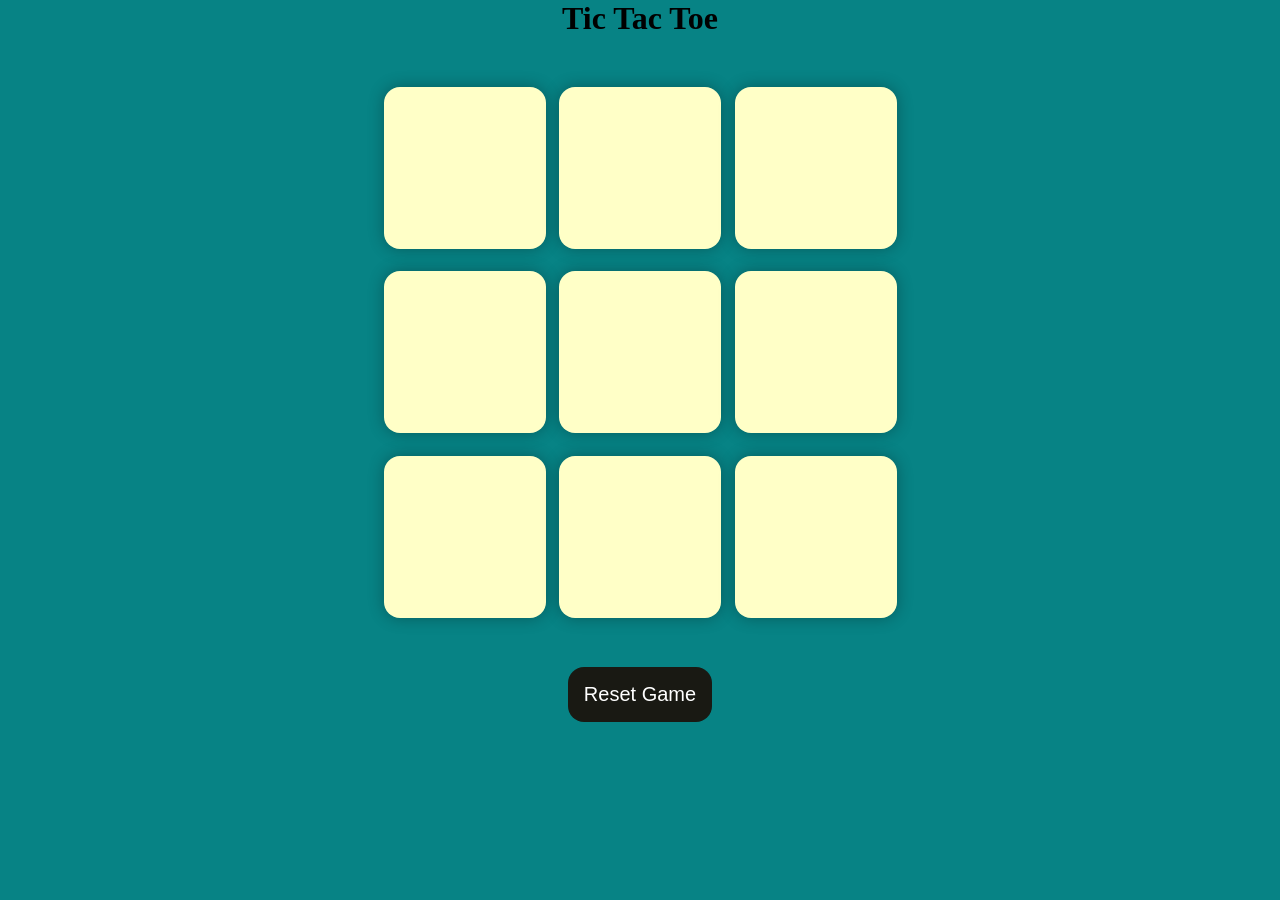
<file: index.html>
<!DOCTYPE html>
<html lang="en">
  <head>
    <meta charset="UTF-8" />
    <meta name="viewport" content="width=device-width, initial-scale=1.0" />
    <title>Tic-Tac-Toe Game</title>
    <link rel="stylesheet" href="style.css" />
  </head>
  <body>
    <div class="msg-container hide">
      <p id="msg">Winner</p>
      <button id="new-btn">New Game</button>
    </div>
    <main>
      <h1>Tic Tac Toe</h1>
      <div class="container">
        <div class="game">
          <button class="box"></button>
          <button class="box"></button>
          <button class="box"></button>
          <button class="box"></button>
          <button class="box"></button>
          <button class="box"></button>
          <button class="box"></button>
          <button class="box"></button>
          <button class="box"></button>
        </div>
      </div>
      <button id="reset-btn">Reset Game</button>
    </main>
    <script src="website.js"></script>
  </body>
</html>
</file>
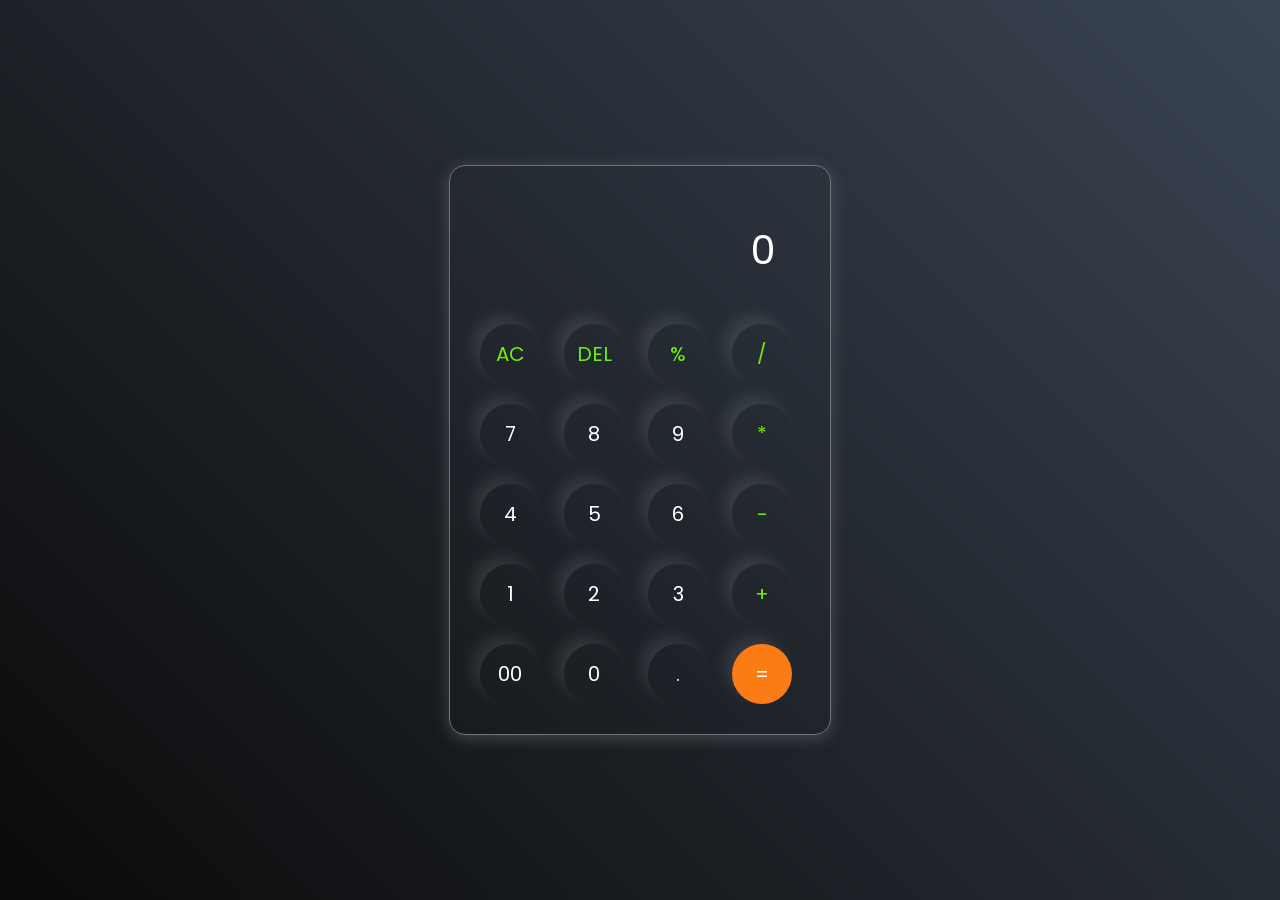
<file: calculator/index.html>
<!DOCTYPE html>
<html lang="en">
  <head>
    <meta charset="UTF-8" />
    <meta http-equiv="X-UA-Compatible" content="IE=edge" />
    <meta name="viewport" content="width=device-width, initial-scale=1.0" />
    <link rel="stylesheet" href="style.css" />
    <title>Calculator - By Code Traversal</title>
  </head>
  <body>
    <div class="container">
      <div class="calculator">
        <input type="text" id="inputBox" placeholder="0" />
        <div>
          <button class="button operator">AC</button>
          <button class="button operator">DEL</button>
          <button class="button operator">%</button>
          <button class="button operator">/</button>
        </div>
        <div>
          <button class="button">7</button>
          <button class="button">8</button>
          <button class="button">9</button>
          <button class="button operator">*</button>
        </div>
        <div>
          <button class="button">4</button>
          <button class="button">5</button>
          <button class="button">6</button>
          <button class="button operator">-</button>
        </div>
         <div>
          <button class="button">1</button>
          <button class="button">2</button>
          <button class="button">3</button>
          <button class="button operator">+</button>
        </div>

        <div>
          <button class="button">00</button>
          <button class="button">0</button>
          <button class="button">.</button>
          <button class="button equalBtn">=</button>
        </div>
      </div>
    </div>

    <script src="script.js"></script>
  </body>
</html>
</file>
<file: style.css>
* {
  margin: 0;
  padding: 0;
}

body {
  background-color: #078385;
  text-align: center;
}

.container {
  height: 70vh;
  display: flex;

  justify-content: center;
  align-items: center;
}

.game {
  height: 60vmin;
  width: 60vmin;
  display: flex;
  flex-wrap: wrap;
  justify-content: center;
  align-items: center;
  gap: 1.5vmin;
}

.box {
  height: 18vmin;
  width: 18vmin;
  border-radius: 1rem;
  border: none;
  box-shadow: 0 0 1rem rgba(0, 0, 0, 0.3);
  font-size: 8vmin;
  color: #b0413e;
  background-color: #ffffc7;
}

#reset-btn {
  padding: 1rem;
  font-size: 1.25rem;
  background-color: #191913;
  color: #fff;
  border-radius: 1rem;
  border: none;
}

#new-btn {
  padding: 1rem;
  font-size: 1.25rem;
  background-color: #191913;
  color: #fff;
  border-radius: 1rem;
  border: none;
}

#msg {
  color: #ffffc7;
  font-size: 5vmin;
}

.msg-container {
  height: 100vmin;
  display: flex;
  justify-content: center;
  align-items: center;
  flex-direction: column;
  gap: 4rem;
}

.hide {
  display: none;
}
</file>
<file: calculator/style.css>
@import url('https://fonts.googleapis.com/css2?family=Poppins:wght@500&display=swap');

*{
    margin: 0;
    padding: 0;
    box-sizing: border-box;
    font-family: 'Poppins', sans-serif;
}

body{
    width: 100%;
    height: 100vh;
    display: flex;
    justify-content: center;
    align-items: center;
    background: linear-gradient(45deg, #0a0a0a, #3a4452);
}

.calculator{
    border: 1px solid #717377;
    padding: 20px;
    border-radius: 16px;
    background: transparent;
    box-shadow: 0px 3px 15px rgba(113, 115, 119, 0.5);

}

input{
    width: 320px;
    border: none;
    padding: 24px;
    margin: 10px;
    background: transparent;
    box-shadow: 0px 3px 15px rgbs(84, 84, 84, 0.1);
    font-size: 40px;
    text-align: right;
    cursor: pointer;
    color: #ffffff;
}

input::placeholder{
    color: #ffffff;
}

button{
    border: none;
    width: 60px;
    height: 60px;
    margin: 10px;
    border-radius: 50%;
    background: transparent;
    color: #ffffff;
    font-size: 20px;
    box-shadow: -8px -8px 15px rgba(255, 255, 255, 0.1);
    cursor: pointer;
}

.equalBtn{
    background-color: #fb7c14;
}

.operator{
    color: #6dee0a;
}
</file>
